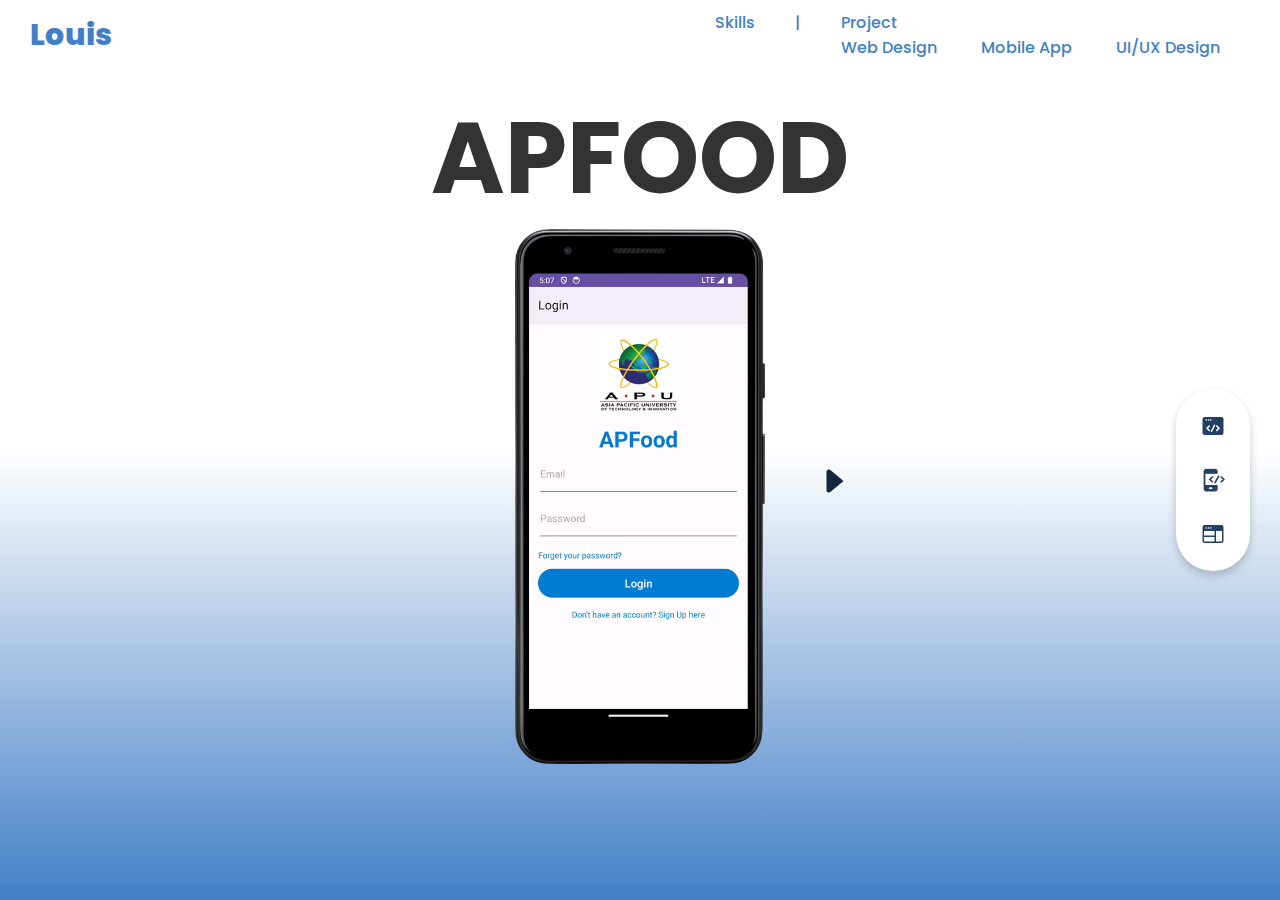
<file: mobile.html>
<!DOCTYPE html>
<html lang="en">
<head>
    <meta charset="UTF-8">
    <meta name="viewport" content="width=device-width, initial-scale=1.0">
    <title>Portfolio - Louis</title>
    <link rel="stylesheet" href="style.css">
    <script src="script.js" defer></script>
    <link rel="preconnect" href="https://fonts.googleapis.com">
    <link rel="preconnect" href="https://fonts.gstatic.com" crossorigin>
    <link href="https://fonts.googleapis.com/css2?family=Poppins:ital,wght@0,100;0,200;0,300;0,400;0,500;0,600;0,700;0,800;0,900;1,100;1,200;1,300;1,400;1,500;1,600;1,700;1,800;1,900&display=swap" rel="stylesheet">
    <style>
        .icon-container {
            position: fixed;
            top: 50%;
            right: 30px;
            transform: translateY(-50%);
            display: flex;
            flex-direction: column;
            align-items: center;
            background-color: white;
            box-shadow: 0 4px 8px rgba(0, 0, 0, 0.2);
            padding: 10px;
            border-radius: 100px;
            z-index: 1;
            transition: filter 0.3s;
        }

        .icon {
            width: 24px;
            height: 24px;
            border: none;
            transition: transform 0.3s;
            margin: 5px;
            cursor: pointer;
            filter: brightness(50%);
        }

        .dark {
            position: absolute;
            width: 42px;
            height: 42px;
            background-color: #e5eaee;
            opacity: 0%;
            border-radius: 50%;
            z-index: -1;
            transition: opacity 0.3s, ease-in-out 0.3s;
        }

        .icon-container.selected .dark {
            transform: translateY(8%);
            opacity: 100%;
        }

        .icon.selected {
            transform: scale(1.2);
            filter: brightness(120%);
        }

        body {
            background: linear-gradient(#fff,#fff, #437FC7);
            display: flex;
            justify-content: center;
            align-items: center;
            height: 100vh; 
            margin: 0; 
            padding: 0;
        }

        .next-button {
            position: absolute;
            top: 40%;
            right: -110px;
            width:80px;
            background: none;
            border: none;
            cursor: pointer;
            filter: brightness(30%);
        }

        .mobile-container {
            position: relative;
            top: 50px;
        }

        .android {
            width: 250px;

        }

        .next-button:hover {
            filter: brightness(110%);
            background-color: #d8dee3;
            border-radius: 30%;
        }

        .title {
            position: absolute;
            top: 0px;
        }

        .title h2 {
            font-size: 100px;
            color: #333;
            transition: color 0.3s ease;
            z-index: -1;
        }

        .title:hover h2 {
            color: transparent;
            cursor:-webkit-grabbing;
        }


    </style>
</head>
<body>
    <nav class="top-nav" id="topNav">
        <div class="container">
            <div class="left">
                <a href="index.html" class="home-link" onmouseenter="hoverHome(true)" onmouseleave="hoverHome(false)">Louis</a>
            </div>
            <div class="right">
                <a href="skills.html">Skills</a>
                <a class="sep">|</a>
                <div class="dropdown">
                    <a href="project.html">Project</a>
                    <div class="dropdown-content">
                        <a href="#">Web Design</a>
                        <a href="#">Mobile App</a>
                        <a href="#">UI/UX Design</a>
                    </div>
                </div>
            </div>
        </div>
    </nav>
    <div class="icon-container" id="iconContainer">
        <div class='dark'></div>
        <img src="assets/webdev_icon.png" class="icon" alt="Web Dev" onclick="selectIcon(this)">
        <img src="assets/mobiledev_icon.png" class="icon" alt="Mobile Dev" onclick="selectIcon(this)">
        <img src="assets/ui_icon.png" class="icon" alt="UIUX Design" onclick="selectIcon(this)">
    </div>
    <div class="title">
        <h2>APFOOD</h2>
    </div>
    <div class="mobile-container">
        <img src="assets/mobile/apfood/1.png" class="android" alt="APFood">
        <button class="next-button" onclick="nextImage()"><img src="assets/arrowRight.png" alt="Next"></button>
    </div>
    <script>            
        function selectIcon(icon) {
            const icons = document.querySelectorAll('.icon');
            icons.forEach((icon) => {
                icon.classList.remove('selected');
            });
            icon.classList.add('selected');
            document.getElementById('iconContainer').classList.add('selected');
            const iconContainer = document.getElementById('iconContainer');
            const darkElement = iconContainer.querySelector('.dark');
            darkElement.style.top = `${icon.offsetTop}px`;
        }

        let currentImageIndex = 1; // Initial image index

        function nextImage() {
            const image = document.querySelector('.android');
            currentImageIndex = (currentImageIndex + 1) % 3 + 1; // Calculate next image index
            image.src = `assets/mobile/apfood/${currentImageIndex}.png`; // Update image source
        }

        document.querySelector('.next-button').addEventListener('click', nextImage);

        document.querySelector('.title').addEventListener('mousemove', function(e) {
            const title = document.querySelector('.title');
            const h2 = title.querySelector('h2');
            const boundingRect = title.getBoundingClientRect();
            
            // Get the colors used in the linear gradient
            const gradientColors = ['#437FC7', '#9d43c7', '#cf23cf'];
            
            // Calculate cursor position relative to the title element
            const x = e.clientX - boundingRect.left;
            const y = e.clientY - boundingRect.top;
            
            // Calculate the percentage of cursor position relative to the title element
            const xPercent = (x / boundingRect.width) * 100;
            const yPercent = (y / boundingRect.height) * 100;
            
            // Determine the color stop based on the cursor position
            const colorStop = Math.floor((x / boundingRect.width) * gradientColors.length);
            
            // Get the color at the determined color stop
            const color = gradientColors[colorStop];
            
            // Set the text color based on the determined color
            h2.style.color = color || '#333'; // Use the determined color or default to #333
        });

    </script>
</body>
</html>
</file>
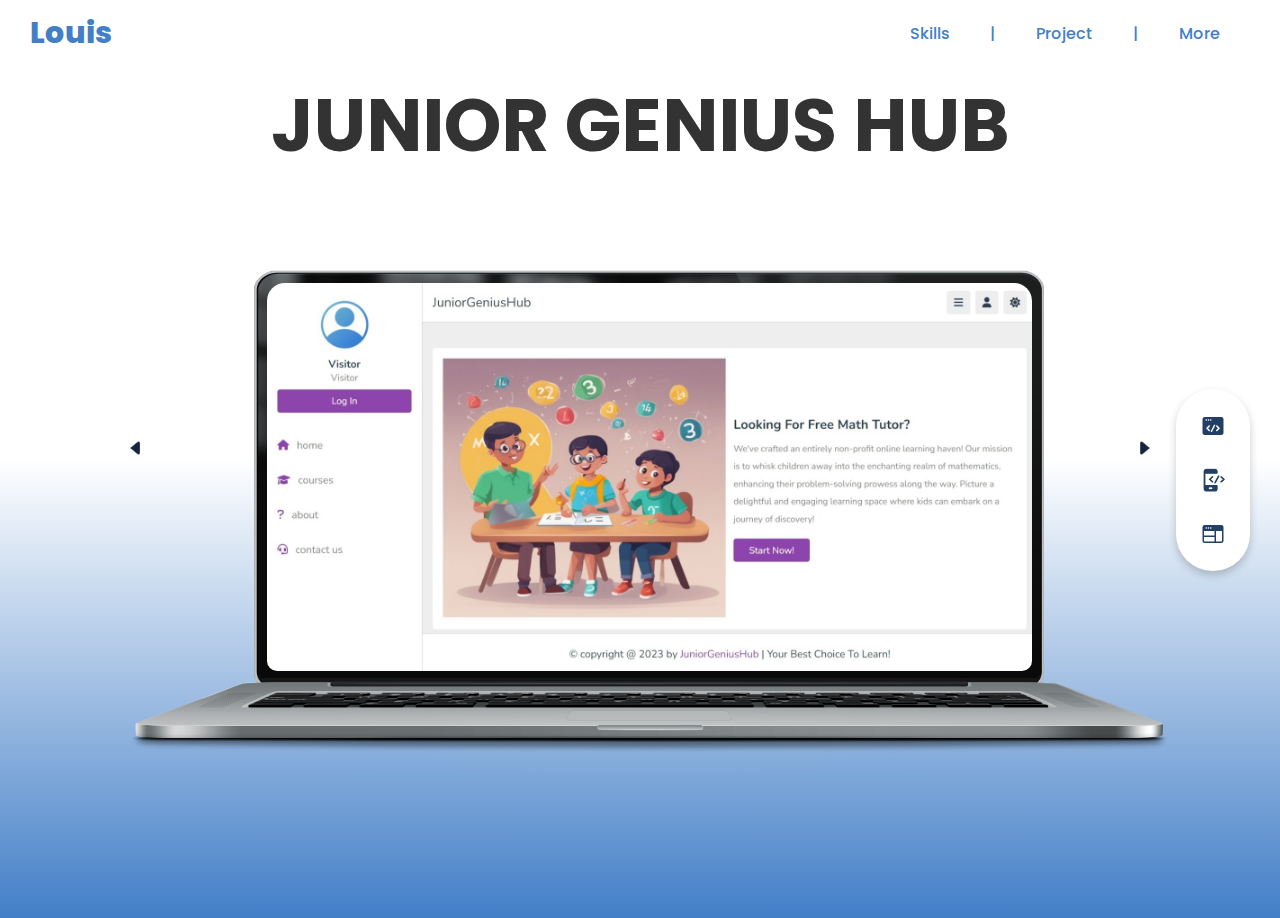
<file: project.html>
<!DOCTYPE html>
<html lang="en">
<head>
    <meta charset="UTF-8">
    <meta name="viewport" content="width=device-width, initial-scale=1.0">
    <title>Portfolio - Louis</title>
    <link rel="stylesheet" href="style.css">
    <script src="script.js" defer></script>
    <link rel="preconnect" href="https://fonts.googleapis.com">
    <link rel="preconnect" href="https://fonts.gstatic.com" crossorigin>
    <link href="https://fonts.googleapis.com/css2?family=Poppins:ital,wght@0,100;0,200;0,300;0,400;0,500;0,600;0,700;0,800;0,900;1,100;1,200;1,300;1,400;1,500;1,600;1,700;1,800;1,900&display=swap" rel="stylesheet">
    <style>
        .icon-container {
            position: fixed;
            top: 50%;
            right: 30px;
            transform: translateY(-50%);
            display: flex;
            flex-direction: column;
            align-items: center;
            background-color: white;
            box-shadow: 0 4px 8px rgba(0, 0, 0, 0.2);
            padding: 10px;
            border-radius: 100px;
            z-index: 1;
            transition: filter 0.3s;
        }

        @media (max-width: 768px) {
            .icon-container {
            position: fixed;
            top: auto;
            bottom: 30px;
            right: 50%;
            transform: translateX(50%);
            flex-direction: row;
            padding: 5px 10px;
            border-radius: 50px;
            }
        }

        .icon {
            width: 24px;
            height: 24px;
            border: none;
            transition: transform 0.3s;
            margin: 5px;
            cursor: pointer;
            filter: brightness(50%);
        }

        .dark {
            position: absolute;
            width: 42px;
            height: 42px;
            background-color: #e5eaee;
            opacity: 0%;
            border-radius: 50%;
            z-index: -1;
            transition: opacity 0.3s, ease-in-out 0.3s;
        }

        .icon-container.selected .dark {
            transform: translateY(calc(var(--icon-offset, 0) + 8%));
            opacity: 100%;
        }

        .icon.selected {
            transform: scale(1.2);
            filter: brightness(120%);
        }

        @media (max-width: 768px) {
        .icon-container.selected .dark {
            opacity: 0%;
        }
    }


        .project-content {
            background: linear-gradient(#fff,#fff, #437FC7);
            display: flex;
            justify-content: center;
            align-items: center;
            height: 102vh; 
            margin: 0; 
        }

        .laptop-container {
            position: fixed;
            top:30%;
        }

        .laptop {
            width: 1160px;
            height: 520px;
            z-index: 1;
        }

        .screen {
            position: absolute;
            top: 13px;
            left: 207px;
            width: 765px;
            height: 387.9px;
            overflow: hidden;
        }

        .screen-image {
            width: 100%;
            height: 100%;
            object-fit: cover;
            border-radius: 18px 18px 10px 10px;
        }

        @media (max-width: 768px) {
            .laptop {
            width: 100%;
            height: auto;
            }

            .screen {
            top: 40%;
            left: 51%;
            width: 65%;
            height: auto;
            transform: translate(-50%, -50%);
            }

            .screen-image {
            border-radius: 10px;
            width: 100%;
            height: 100%;
            object-fit: contain;
            }
        }

        .prev-button {
            position: absolute;
            top: 30%;
            left: 50px;
            width: 50px;
            background: none;
            border: none;
            cursor: pointer;
            filter: brightness(30%);
        }

        .next-button {
            position: absolute;
            top: 30%;
            right: 50px;
            width: 50px;
            background: none;
            border: none;
            cursor: pointer;
            filter: brightness(30%);
        }

        @media (max-width: 768px) {
            .prev-button {
            left: 20px;
            width: 80px;
            }

            .next-button {
            right: 20px;
            width: 80px;
            }
        }

        .prev-button:hover {
            filter: brightness(110%);
            background-color: #d8dee3;
            border-radius: 30%;
        }

        .next-button:hover {
            filter: brightness(110%);
            background-color: #d8dee3;
            border-radius: 30%;
        }

        .title {
            position: fixed;
            top: 1%;
            @media (max-width: 768px) {
                top: 10%;
            }
            @media (max-width: 430px) {
                top: 10%;
            }
        }

        .title h2 {
            font-size: calc(5vw + 10px);
            color: #333;
            transition: color 0.3s ease;
        }

        .title:hover h2 {
            color: transparent;
            cursor:-webkit-grabbing;
        }

        .android {
            width: 250px;
        }

        .hiding-content {
            display: flex;
            justify-content: center;
            align-items: center;
        }

        .mobile-container {
            display: none;
            position: fixed;
            top:28%;
            z-index: 2;
        }

        @media (max-width: 768px) {
            .mobile-container {
            width: 200px;
            }
        }

        .tablet-container {
            display: none;
            position: fixed;
            top: 30%;
            z-index: 2;
        }

        .uiux_tablet {
            width: 704px;
            height: 467px;
        }

        .screen-tablet {
            position: absolute;
            left: 65.3px;
            bottom: 30px;
            width: 576px;
            height: 409.6px;
            overflow: hidden;
        }
        @media (max-width: 768px) {
            .uiux_tablet {
            width: 450px;
            height: auto;
            }

            .screen-tablet {
            left: 32.65px;
            bottom: 15px;
            width: 388px;
            height: auto;
            }
        }

        @media (max-width: 480px) {
            .uiux_tablet {
            width: 300px;
            height: auto;
            }

            .screen-tablet {
            left: 20px;
            bottom: 7px;
            width: 260px;
            height: auto;
            }
        }

        .figma-container {
            display: none;
            position: fixed;
            top: 5%;
            z-index: 2;
            justify-content: center;
            align-items: center;
            width: 100%;
            aspect-ratio: 16 / 9;
            animation-duration: 1s;
        }

        @media (max-width: 768px) {
            .figma-container {
            width: 100%;
            height: 20%;
            aspect-ratio: 16 / 9;
            top: 45%;
            }
        }


        @keyframes slide-up-top {
            from {
                transform: translateY(0);
            }
            to {
                transform: translateY(-300%);
            }
        }

        @keyframes slide-up-center {
            from {
                transform: translateY(300%);
            }
            to {
                transform: translateY(0);
            }
        }

        @keyframes slide-down-top {
            from {
                transform: translateY(-300%);
            }
            to {
                transform: translateY(0);
            }
        }

        @keyframes slide-down-center {
            from {
                transform: translateY(0);
            }
            to {
                transform: translateY(300%);
            }
        }
    </style>
</head>
<body>
    <div class="overlay" id="overlay">
        <div class="spinner"></div>
    </div>
    <nav class="top-nav" id="topNav">
        <div class="container">
            <div class="left">
                <a onclick="navigateTo('index.html')" class="home-link" onmouseenter="hoverHome(true)" onmouseleave="hoverHome(false)">Louis</a>
            </div>
            <div class="right">
                <a onclick="navigateTo('skills.html')">Skills</a>
                <a class="sep">|</a>
                <a href="project.html">Project</a>
                <a class="sep">|</a>
                <a onclick="navigateTo('more.html')">More</a>
            </div>
        </div>
    </nav>
    <div class="project-content">
        <div class="icon-container" id="iconContainer">
            <div class='dark'></div>
            <img src="assets/webdev_icon.png" class="icon" alt="Web Dev" onclick="selectIcon(this)">
            <img src="assets/mobiledev_icon.png" class="icon" alt="Mobile Dev" onclick="selectIcon(this)">
            <img src="assets/ui_icon.png" class="icon" alt="UIUX Design" onclick="selectIcon(this)">
        </div>
        <div class="title">
            <h2>JUNIOR GENIUS HUB</h2>
        </div>
        <div class="laptop-container">
            <img src="assets/laptop.png" class="laptop" alt="Laptop">
            <div class="screen">
                <img src="assets/web/1.jpeg" class="screen-image" alt="Image 1">
            </div>
            <button class="prev-button" onclick="prevImage()"><img src="assets/arrowLeft.png" alt="Previous"></button>
            <button class="next-button" onclick="nextImage()"><img src="assets/arrowRight.png" alt="Next"></button>
        </div>
        <div class="hiding-content">
            <div class="mobile-container">
                <button style="left:-100px; top:40%" class="prev-button" onclick="prevMobileImage()"><img src="assets/arrowLeft.png" alt="Previous"></button>
                <img src="assets/mobile/apfood/1.png" class="android" alt="APFood" id="mobileImage">
                <button style="right:-100px; top:40%" class="next-button" onclick="nextMobileImage()"><img src="assets/arrowRight.png" alt="Next"></button>
            </div>
        </div>
        <div class="hiding-content">
            <div class="tablet-container">
                <button style="left:-100px; top:40%" class="prev-button" onclick="prevTabletImage()"><img src="assets/arrowLeft.png" alt="Previous"></button>
                <img src="assets/tablet.png" class="uiux_tablet" alt="ytoday">
                <div class="screen-tablet">
                    <img src="assets/uiux/yt/1.png" class="screen-image-tablet"  id="tabletImage" alt="Image 1">
                </div>
                <button style="right:-100px; top:40%" class="next-button" onclick="nextTabletImage()"><img src="assets/arrowRight.png" alt="Next"></button>
            </div>
        </div>
        <div class="hiding-content">
            <div class="figma-container" id="figmaContainer">
                <iframe style="border: 1px solid rgba(0, 0, 0, 0.1); border-radius: 10px;"
                    width="70%" height="500"
                    src="https://embed.figma.com/proto/396Ljun37RnLvlUZVzR5mj/Louis?node-id=349-483&p=f&scaling=min-zoom&content-scaling=fixed&page-id=301%3A2&starting-point-node-id=349%3A483&embed-host=share"
                    allowfullscreen>
                </iframe>
            </div>
        </div>        
    </div>
    
    <script>
       let isMobileDevSelected = false;
       let isTabletDevSelected = false;
       let isWebDevSelected = true;
       let isFigmaSelected = false;

        
        function selectIcon(icon) {
            const icons = document.querySelectorAll('.icon');
            icons.forEach((icon) => {
                icon.classList.remove('selected');
            });
            icon.classList.add('selected');
            document.getElementById('iconContainer').classList.add('selected');
            const iconContainer = document.getElementById('iconContainer');
            const darkElement = iconContainer.querySelector('.dark');
            darkElement.style.top = `${icon.offsetTop}px`;
        
            const laptopContainer = document.querySelector('.laptop-container');
            const mobileContainer = document.querySelector('.mobile-container');
            const tabletContainer = document.querySelector('.tablet-container');
            const figmaContainer = document.getElementById('figmaContainer');
        
            if (icon.alt === 'Mobile Dev') {
                if (!isMobileDevSelected && isWebDevSelected) {
                    laptopContainer.style.animation = 'slide-up-top 1s forwards';
                    mobileContainer.style.display = 'flex';
                    mobileContainer.style.animation = 'slide-up-center 1s forwards';
                    tabletContainer.style.animation = 'slide-down-center 1s forwards';
                    isMobileDevSelected = true;
                    isTabletDevSelected = false;
                    isWebDevSelected = false;
                    document.querySelector('.title h2').textContent = 'APFOOD'; 
                }
                else if (!isMobileDevSelected && isTabletDevSelected){
                    mobileContainer.style.display = 'flex';
                    mobileContainer.style.animation = 'slide-down-top 1s forwards';
                    tabletContainer.style.animation = 'slide-down-center 1s forwards';
                    isTabletDevSelected = false;
                    isMobileDevSelected = true;
                    isWebDevSelected = false;
                    document.querySelector('.title h2').textContent = 'APFOOD';
                }
            } else if (icon.alt === 'Web Dev') {
                if (isMobileDevSelected) {
                    laptopContainer.style.animation = 'slide-down-top 1s forwards';
                    mobileContainer.style.animation = 'slide-down-center 1s forwards';
                    isMobileDevSelected = false;
                    isWebDevSelected = true;
                    isTabletDevSelected = false;
                    document.querySelector('.title h2').textContent = 'JUNIOR GENIUS HUB';
                }
                else if(!isMobileDevSelected && isTabletDevSelected) {
                    tabletContainer.style.animation = 'slide-down-center 1s forwards';
                    laptopContainer.style.animation = 'slide-down-top 1s forwards';
                    isMobileDevSelected = false;
                    isWebDevSelected = true;
                    isTabletDevSelected = false;
                    document.querySelector('.title h2').textContent = 'JUNIOR GENIUS HUB';
                }
            } 
            else if (icon.alt === 'UIUX Design') {
                if (isMobileDevSelected) {
                    mobileContainer.style.animation = 'slide-up-top 1s forwards';
                    tabletContainer.style.display = 'flex';
                    tabletContainer.style.animation = 'slide-up-center 1s forwards';
                    isMobileDevSelected = false;
                    isTabletDevSelected = true;
                    isWebDevSelected = false;
                    document.querySelector('.title h2').textContent = 'YTODAY USER PANEL';
                }
                else if(!isMobileDevSelected) {
                    tabletContainer.style.display = 'flex';
                    tabletContainer.style.animation = 'slide-up-center 1s forwards';
                    laptopContainer.style.animation = 'slide-up-top 1s forwards';
                    isMobileDevSelected = false;
                    isTabletDevSelected = true;
                    isWebDevSelected = false;
                    document.querySelector('.title h2').textContent = 'YTODAY USER PANEL';
                }
            }
            const overlay = document.getElementById('overlay');
        }

        const mobileImages = [];
        const mobileImageDirectory = "assets/mobile/apfood/";
        let currentMobileImageIndex = 1;
        const mobileImage = document.getElementById('mobileImage');

        // Fetch all images from the "assets/mobile/apfood" directory
        fetchMobileImages();

        function fetchMobileImages() {
            mobileImages.length = 0; 
            for (let i = 1; i <= 9; i++) { 
                mobileImages.push(`${mobileImageDirectory}${i}.png`);
            }
        }

        function prevMobileImage() {
            currentMobileImageIndex = (currentMobileImageIndex - 1 + mobileImages.length) % mobileImages.length;
            mobileImage.src = mobileImages[currentMobileImageIndex];
        }

        function nextMobileImage() {
            currentMobileImageIndex = (currentMobileImageIndex + 1) % mobileImages.length;
            mobileImage.src = mobileImages[currentMobileImageIndex];
        }

        const tabletImages = [];
        const tabletImageDirectory = "assets/uiux/yt/";
        let currentTabletImageIndex = 1;
        const tabletImage = document.getElementById('tabletImage');

        fetchTabletImages();

        function fetchTabletImages() {
            tabletImages.length = 0; 
            for (let i = 1; i <= 11; i++) { 
                tabletImages.push(`${tabletImageDirectory}${i}.png`);
            }
        }

        function prevTabletImage() {
            currentTabletImageIndex = (currentTabletImageIndex - 1 + tabletImages.length) % tabletImages.length;
            tabletImage.src = tabletImages[currentTabletImageIndex];
        }

        function nextTabletImage() {
            currentTabletImageIndex = (currentTabletImageIndex + 1) % tabletImages.length;
            tabletImage.src = tabletImages[currentTabletImageIndex];
        }

        const images = [];
            const imageDirectory = "assets/web/";
            let currentImageIndex = 0;
            const screenImage = document.querySelector('.screen-image');

            // Fetch all images from the "assets/web" directory
            fetchImages();

            function fetchImages() {
                images.length = 0; // Clear the images array
                for (let i = 1; i <= 10; i++) { 
                    images.push(`${imageDirectory}${i}.jpeg`);
                }
            }

            function prevImage() {
                currentImageIndex = (currentImageIndex - 1 + images.length) % images.length;
                screenImage.src = images[currentImageIndex];
            }

            function nextImage() {
                currentImageIndex = (currentImageIndex + 1) % images.length;
                screenImage.src = images[currentImageIndex];
            }

        document.querySelector('.title').addEventListener('mousemove', function(e) {
            const title = document.querySelector('.title');
            const h2 = title.querySelector('h2');
            const boundingRect = title.getBoundingClientRect();
            
            // Get the colors used in the linear gradient
            const gradientColors = ['#437FC7', '#9d43c7', '#cf23cf'];
            
            // Calculate cursor position relative to the title element
            const x = e.clientX - boundingRect.left;
            const y = e.clientY - boundingRect.top;
            
            // Calculate the percentage of cursor position relative to the title element
            const xPercent = (x / boundingRect.width) * 100;
            const yPercent = (y / boundingRect.height) * 100;
            
            // Determine the color stop based on the cursor position
            const colorStop = Math.floor((x / boundingRect.width) * gradientColors.length);
            
            // Get the color at the determined color stop
            const color = gradientColors[colorStop];
            
            // Set the text color based on the determined color
            h2.style.color = color || '#333'; // Use the determined color or default to #333
        });
    </script>
</body>
</html>
</file>
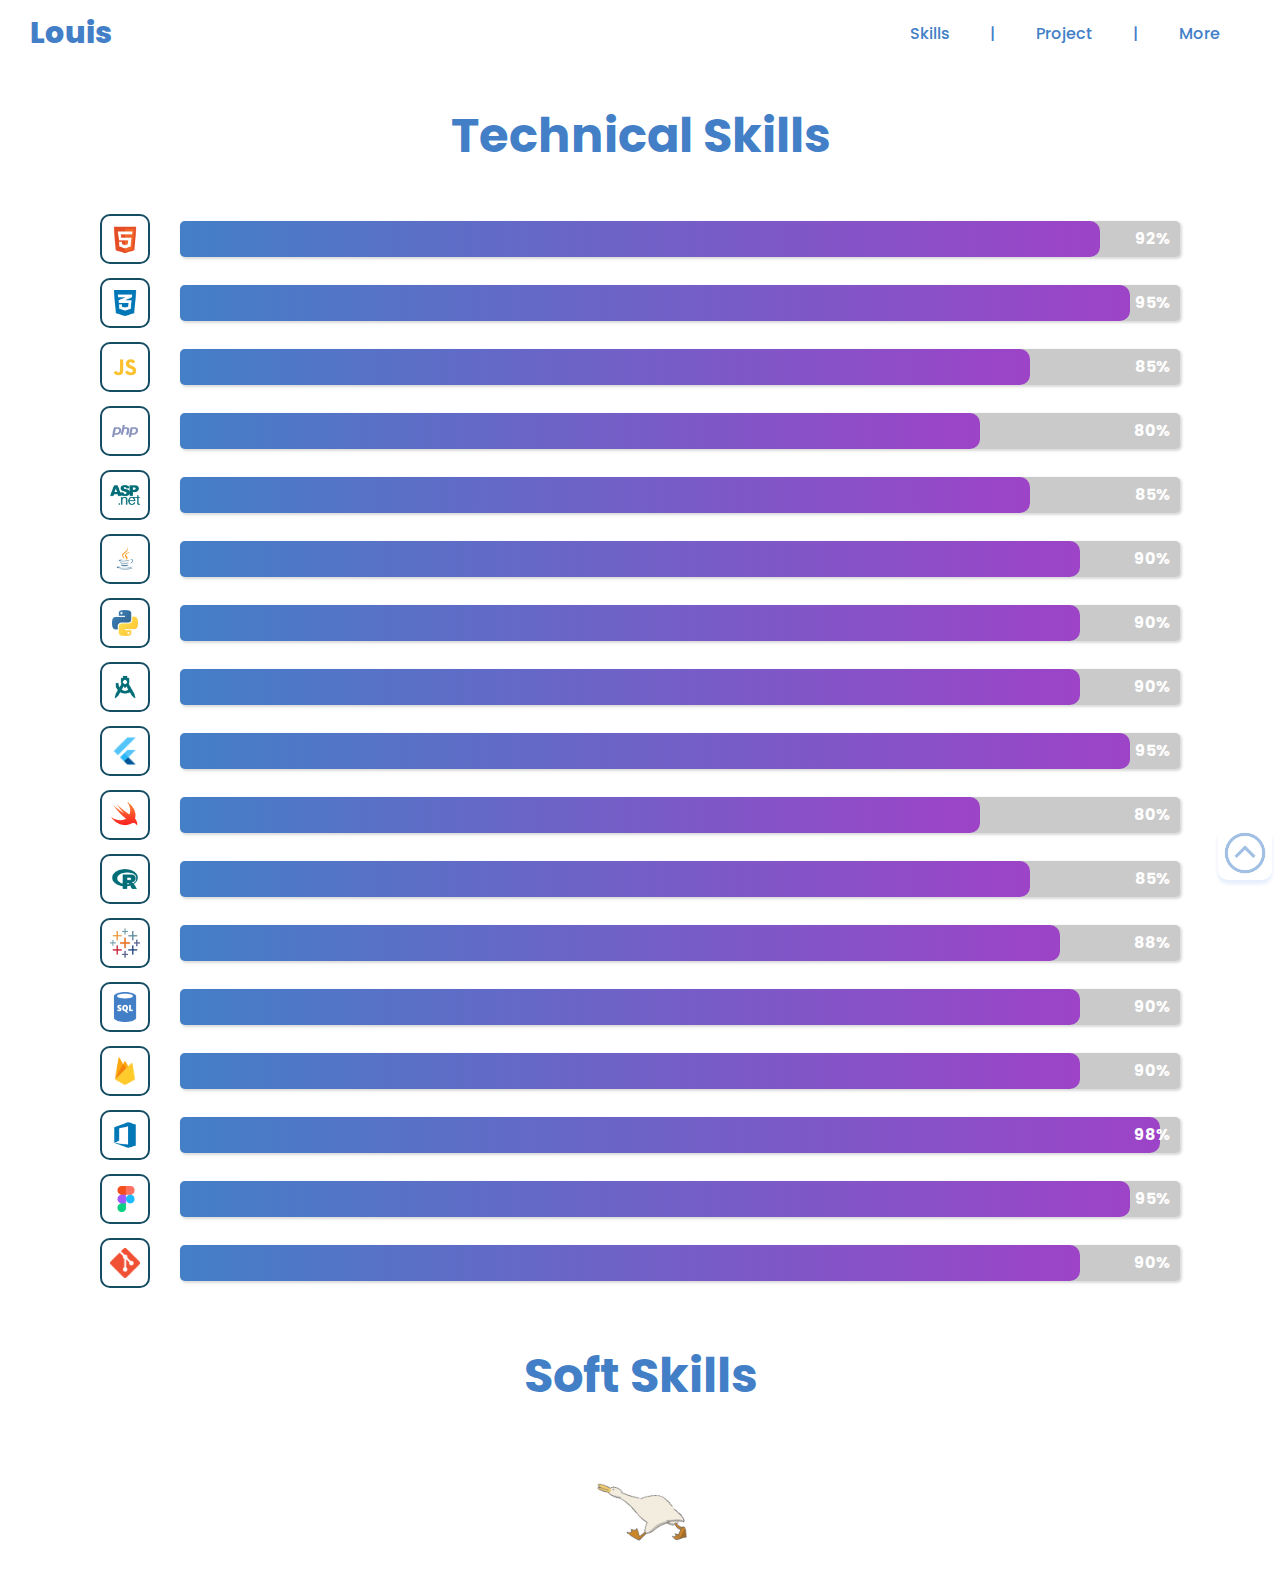
<file: skills.html>
<!DOCTYPE html>
<html lang="en">
<head>
    <meta charset="UTF-8">
    <meta name="viewport" content="width=device-width, initial-scale=1.0">
    <title>Portfolio - Louis</title>
    <link rel="stylesheet" href="style.css">
    <script src="script.js" defer></script>
    <link rel="preconnect" href="https://fonts.googleapis.com">
    <link rel="preconnect" href="https://fonts.gstatic.com" crossorigin>
    <link href="https://fonts.googleapis.com/css2?family=Poppins:ital,wght@0,100;0,200;0,300;0,400;0,500;0,600;0,700;0,800;0,900;1,100;1,200;1,300;1,400;1,500;1,600;1,700;1,800;1,900&display=swap" rel="stylesheet">
    <style>
        .duck-container {
            position: relative;
            display: flex;
            justify-content: center;
            align-items: center;
            margin-bottom: 20px;
        }

        .duck-img {
            max-width: 15%;
            height: auto;
            cursor: pointer; 
        }

        .move-left {
            animation: slideLeft 5s forwards; 
        }

        .move-right {
            animation: slideRight 5s forwards; /* Animation name, duration, and fill mode */
        }

        @keyframes slideRight {
            from {
                transform: translateX(1000%);
            }
            to {
                transform: translateX(0);
            }
        }

        @keyframes slideLeft {
            from {
                transform: translateX(0);
            }
            to {
                transform: translateX(-400%);
            }
        }
    </style>
</head>
<body>
    <div class="overlay" id="overlay">
        <div class="spinner"></div>
    </div>
    <nav class="top-nav" id="topNav">
        <div class="container">
            <div class="left">
                <a onclick="navigateTo('index.html')" class="home-link" onmouseenter="hoverHome(true)" onmouseleave="hoverHome(false)">Louis</a>
            </div>
            <div class="right">
                <a href="skills.html">Skills</a>
                <a class="sep">|</a>
                <a onclick="navigateTo('project.html')">Project</a>
                <a class="sep">|</a>
                <a onclick="navigateTo('more.html')">More</a>
            </div>
        </div>
    </nav>
    <div class="tech-skills">
        <div class="title">
            <h2 style="margin-top: 100px;" class="responsive-title">Technical Skills</h2>
        </div>
        <div class="skills-container">
            <!-- Skills will be dynamically inserted here -->
        </div>
    </div>
    <div class="title">
        <h2>Soft Skills</h2>
    </div>
    <div class="duck-container">
        <img src="assets/duck2.png" class="duck-img" id="duck2">
        <img src="assets/duck.gif" class="duck-img" id="duckGif" style="display: none;">
        <img src="assets/duck-shake.gif" class="duck-img" id="duckGif2" style="display: none; width:100px">
        <img src="assets/psyduck.png" class="duck-img" id="duck2" style="display: none; height:100px">
        <img src="assets/psyduck.png" class="duck-img" id="duck2" style="display: none; height:100px">
    </div>
    <div class="top-btn">
        <img id="scrollTopBtn" src="assets/top-btn.png" alt="Scroll to Top" class="top-btn" onclick="scrollToTop()">
    </div>      
</body>
<script>
    document.getElementById('duck2').addEventListener('click', function() {
        document.getElementById('duck2').style.display = 'none';
        var duckGif = document.getElementById('duckGif');
        duckGif.style.display = 'block';
        duckGif.classList.add('move-left');

        duckGif.addEventListener('animationend', function() {
            var duckGif2 = document.getElementById('duckGif2');
            duckGif.style.display = 'none';
            duckGif2.style.display = 'block';
            duckGif2.classList.add('move-right');
        });
    });
</script>

</html>
</file>
<file: style.css>
body {
    margin: 0 auto;
    padding: 0;
    font-family: "Poppins", sans-serif;
    width: auto;
}
/* -- Top Nav Bar -- */
.top-nav {
    position: fixed;
    top: 0;
    left: 0;
    width: 100%;
    z-index: 1000; /* Ensures it's on top of other content */
    transition: background-color 0.3s ease, opacity 0.3s ease; /* Smooth transition for opacity change */
    background-color: rgba(255, 255, 255);
}

.container {
    display: flex;
    justify-content: space-between;
    align-items: center;
    padding: 10px 20px;
    margin-bottom: 10px;
}

.left {
    display: flex;
    margin-left: 10px;
}

.home-link {
    text-decoration: none;
    color: #000;
    font-weight: 800;
    font-size: 30px;
    color: #437FC7;
    cursor: pointer;
}

.right {
    display: flex;
    transition: color 0.3s ease;
}

.right a {
    text-decoration: none;
    color: #437FC7;
    font-weight: 500;
    margin-right: 40px; /* Add space between links */
    transition: color 0.3s ease; /* Smooth transition for link color change */
}

.right a:hover{
    color: #34526f;
    transform: scale(1.1);
    transition: transform .2s;
    cursor: pointer;
}

.sep {
    margin-right: 0; /* Remove margin from the last link */
    text-decoration: none;
    cursor: default;
}

.right {
    justify-content: center; /* Center-align the links */
}

.overlay {
    position: fixed;
    top: 0;
    left: 0;
    width: 100%;
    height: 100%;
    background-color: #1874d2;
    display: flex;
    justify-content: center;
    align-items: center;
    z-index: 9999; /* Ensure it's above other content */
    opacity: 0;
    visibility: hidden;
    transition: opacity 0.3s ease;
}

@keyframes circle-out-center {
    from {
      clip-path: circle(0%);
    }
    to {
      clip-path: circle(125%);
    }
  }
  
  [transition-style="out:circle:center"] {
    animation: 2.5s cubic-bezier(.25, 1, .30, 1) circle-out-center both;
  }

/* Styles for the loading spinner */
.spinner {
    width: 400px;
    height: 300px;
    background-image: url('assets/loading2.gif');
    background-size: cover;
}

/* -- Content -- */

.content {
    display: flex;
    padding: 50px 50px 0px 50px;
}

.left-content {
    flex: 1;
}

.left-content img {
    width: 100%;
    height: auto;
}

.right-content {
    margin-top: 100px;
    flex: 1;
    padding-left: 50px;
    color: #333;
}

.separator {
    width: 100%;
    height: 3px;
    margin: 20px 0;
    background: linear-gradient(to right, #437FC7, #FFF);
}

.right-content h3 {
    font-size: 24px;
    font-weight: bold;
    margin-bottom: 10px;
}

.right-content h1 {
    font-size: 48px;
    font-weight: bold;
    margin-top: 0px;
    margin-bottom: 20px;
}

.right-content p {
    font-size: 18px;
}

.blue-text {
    color: #437FC7;
}

.button-and-contacts {
    display: flex;
    align-items: center; /* Align items vertically */
    margin-top: 40px;
}

.view-work {
    background-color: #437FC7;
    color: #fff;
    padding: 10px 20px;
    border: none;
    border-radius: 5px;
    margin-right: 50%;
    cursor: pointer; 
    text-decoration: none; 
    font-family: "Poppins", sans-serif;
    height: 50px;
}


.view-work:hover{
    background-color: #34526f;
    transform: scale(1.05);
    transition: transform .2s;
}

.contact {
    display: flex;
    align-items: center; 
}

.contact img {
    width: 30px; 
    height: 30px; 
    margin-right: 20px; 
}

.contact img:hover{
    filter: brightness(50%);
    cursor: pointer;
    transform: scale(1.2);
    transition: transform .2s;
}

/* -- Education -- */

.education-card {
    display: grid;
    place-items: center;
    padding-block: 5rem;
}

.title {
    display: grid;
    place-items: center;
}

.title h2 {
    color: #437FC7;
    font-size: 48px;
}

.title h2:hover {
    color: #34526f;
    transition: color 0.3s ease;
    cursor: default;
}

.cards-container {
    display: flex;
    justify-content: space-around;
}

.card {
    width: 330px;
    padding: 40px;
    border: 1px solid #ccc; 
    border-radius: 1rem; 
    box-shadow: 0 0 5px #a8abb6; 
    margin: 40px; /* Add margin to create space between cards */
}

.card img {
    width: 80px;
    height: 80px;
    margin: 0 auto; /* Center image horizontally */
    display: block; /* Ensure image is centered */
    margin-top: 15px;
}

.card .details {
    text-align: center; 
}

.card h2 {
    color: #333;
}

.card h2:hover {
    color: #0018b5;
    cursor: default;
    transition: color 0.3s ease;
}

.card p {
    color: #666;
    font-size: medium;
}

.card p:hover {
    color: #00d251;
    cursor: default;
    transition: color 0.3s ease;
}

/* -- Experiences -- */
.experiences {
    display: grid;
    place-items: center;
    margin-inline: 1.5rem;
    padding-block: 5rem;
}

.card__container {
    display: flex;
    justify-content: space-around;
    padding: 10px;
}

.card__article {
    position: relative;
    overflow: hidden;
    padding: 60px;
}

.card__img {
    width: 100%;
    max-width: 500px;
    border: 1px solid #ccc; 
    border-radius: 1rem; 
    box-shadow: 0 0 5px #a8abb6; 
}

.card__data {
    width: 100%;
    max-width: 300px;
    background-color: #FFF;
    padding: 1.5rem 2rem;
    box-shadow: 0 8px 24px hsla(0, 0%, 0%, 0.15);
    border-radius: 1rem;
    position: absolute;
    bottom: -9rem;
    left: 0;
    right: 0;
    margin-inline: auto;
    opacity: 0;
    transform: opacity 1s 1s;
}

.card__description {
    display: block;
    font-size: clamp(12px, 2vw, 16px); /* Adjust font size dynamically */
    margin-bottom: .25rem;
    color: #333;
    font-weight: 500;
}

.card__title {
    font-size: clamp(20px, 3vw, 24px); /* Adjust font size dynamically */
    font-weight: 600;
    color: #437FC7;
    margin-bottom: .75rem;
}

.card__button {
    text-decoration: none;
    font-size: clamp(14px, 2vw, 16px); /* Adjust font size dynamically */
    font-weight: 400;
    color: #333;
}

@media (max-width: 768px) {
    .card__img {
        max-width: 300px; /* Smaller max width for tablets */
    }

    .card__data {
        max-width: 250px; /* Smaller max width for tablets */
        padding: 1rem 1.5rem; /* Adjust padding */
    }
}

@media (max-width: 480px) {
    .card__img {
        max-width: 200px; /* Smaller max width for mobile */
    }

    .card__data {
        max-width: 200px; /* Smaller max width for mobile */
        padding: 0.75rem 1rem; /* Adjust padding */
    }
}

@media (max-width: 480px) {
    .card__data {
        width: 100%;
        max-width: 200px;
        padding: 1rem 1.5rem;
    }

    .card__description {
        font-size: small;
    }

    .card__title {
        font-size: 20px;
    }

    .card__button {
        font-size: small;
    }
}

.card__button:hover {
    text-decoration: underline;
}

.card__article:hover .card__img {
    filter: brightness(80%);
}

.card__article:hover .card__data,
.card__article:focus .card__data {
    animation: show-data 1s forwards;
    opacity: 1;
    transition: opacity .3s;
}

.card__article:hover,
.card__article:focus {
    animation: remove-overflow 2s forwards;
    outline: none; /* Remove default focus outline */
}

/* .card__article:not(:hover) {
    animation: show-overflow 2s forwards;
}

.card__article:not(:hover) .card__data {
    animation: remove-data 2s forwards;
} */

@keyframes show-data {
    50%{
        transform: translateY(-10rem);
    }
    100%{
        transform: translateY(-8rem);
    }
}

@keyframes remove-overflow {
    to{
        overflow: initial;
    }
}

@keyframes remove-data {
    0% {
        transform: translateY(-7rem);
    }
    50% {
        transform: translateY(-10rem);
    }
    100% {
        transform: translateY(.5rem);
    }
}

@keyframes show-overflow {
    0%{
        overflow: initial;
        pointer-events: none;
    }
    50%{
        overflow: hidden;
    }
}

/* -- What I Do --  */

.content1,
.content2 {
    display: flex;
    align-items: center;
    justify-content: center;
    margin-top: 20px; /* Adjust margin as needed */
    margin-bottom: 80px;
}

.icon-container {
    display: flex;
    align-items: center;
    margin-top: 30px; /* Adjust margin as needed */
}

.icon {
    width: 24px;
    height: 24px;
    margin-right: 20px; /* Adjust margin as needed */
    border-radius: 5px;
    border: #34526f solid 1px;
    padding: 10px;
}

.icon:hover {
    transform: scale(1.1);
    transition: transform .2s;
}

.content1 img,
.content2 img {
    height: auto;
}

.animated-image {
    width: 1000px; /* Adjust width as needed */
    margin-right: 20px; /* Adjust margin as needed */
    transition: transform 2s ease-in-out;
}

.mobile-img {
    width: 300px; /* Adjust width as needed */
    margin-left: 50px; /* Adjust margin as needed */
    transition: transform 2s ease-out;
}

.content1 .description{
    margin-right: 20px;
}

.content2 .description{
    margin-right: 200px;
}

.what_i_do .description {
    text-align: left;
    position: relative;
}

.what_i_do .description h1 {
    font-size: 48px;
    font-weight: bold;
    margin-top: 0px;
    margin-bottom: 20px;
}

.what_i_do .description p {
    font-size: 18px;
    color: #555;
}

/* -- Top Button -- */

.top-btn {
    position: fixed;
    bottom: 20px;
    right: 8px;
    width: 50px; 
    height: 50px; 
    cursor: pointer;
    padding:2px;
    opacity: 0.7;
    transition: opacity 0.3s ease;
    box-shadow: 0 4px 4px rgba(13, 104, 222, 0.1);
    border-radius: 10px;
}

.top-btn:hover {
    opacity: 1;
}

/* -- Additional Styles for Responsiveness -- */
/* Ensures images and videos are responsive */
img, video {
    max-width: 100%;
    height: auto;
}

.tech-skills {
    padding: 0px 50px 0px 50px;
}

.skill {
    display: flex;
    align-items: center;
    margin-bottom: 10px;
    padding: 2px 50px;
    position: relative;
}

.skill-icon {
    width: 40px; /* Adjust size as needed */
    height: 40px; /* Adjust size as needed */
    margin-right: 30px;
    padding: 8px;
    border: #154d63 2px solid;
    border-radius: 10px;
    cursor: none;
}

.skill-bar {
    display: flex;
    align-items: center;
    height: 40px; /* Adjust height as needed */
    background-color: #cacaca;
    flex-grow: 1;
    position: relative;
    border-radius: 5px;
    overflow: hidden;
    padding: 8px;
    border-radius: 5px;
}

.skill-fill {
    height: 100%;
    background: linear-gradient(to right, #437FC7, #9d43c7);
    border-radius: 5px;
}

.skill-percentage {
    position: absolute;
    right: 10px;
    color: white;
}

.skill-name {
    display: none;
    position: absolute;
    left: 50%;
    transform: translateX(-50%);
    color: #FFF;
    font-weight: bold;
}

.skill-icon {
    width: 30px; /* Adjust size as needed */
    height: 30px; /* Adjust size as needed */
    margin-right: 30px;
    padding: 8px;
    border: #154d63 2px solid;
    border-radius: 10px;
    transition: transform 0.3s;
}

.skill-icon:hover {
    transform: scale(1.2); 
    cursor: context-menu;
}

.skill-bar {
    height: 20px;
    background-color: #cacaca;
    flex-grow: 1;
    position: relative;
    border-radius: 5px;
    overflow: hidden;
    padding: 8px;
    border-radius: 5px;
    box-shadow: rgba(0, 0, 0, 0.15) 1.95px 1.95px 2.6px;
}

.skill-fill {
    height: 100%;
    background: linear-gradient(to right, #437FC7, #9d43c7);
    position: absolute;
    left: 0;
    top: 0;
    border-radius: 0px 10px 10px 0px;
}

.skill-percentage {
    position: absolute;
    right: 10px;
    color: white;
    font-weight: bold;
}

.figma-prototype {
    display: flex;
    justify-content: center;
    /* Center horizontally */
    align-items: center;
    /* Center vertically if needed */
    margin-top: 20px;
    /* Adjust spacing as required */
    width: 100%;
}

.figma-prototype iframe {
    width: 90%;
    /* Adjust width as desired */
    height: 550px;
    /* Fixed height or auto */
    border: 1px solid rgba(0, 0, 0, 0.1);
    border-radius: 8px;
    /* Optional: rounded corners */
    margin-bottom: 30px;
}

.video-section {
    text-align: center;
    margin-top: 80px;
    margin-bottom: 40px;
    padding: 0 20px;
}

.video-section video {
    max-width: 75%;
    border-radius: 8px;
    box-shadow: 0 4px 16px rgba(0, 0, 0, 0.1);

}

/* -- Responsive Media Queries -- */
@media (max-width: 768px) {
    /* Adjustments for tablets and below */
    .container {
        flex-direction: column;
        padding: 10px;
    }

    .top-nav {
        padding: 0 10px;
    }

    .left, .right {
        justify-content: center;
        margin-top: 10px;
    }

    .right a {
        margin-right: 20px; /* Less space between links */
    }

    .dropdown-content {
        left: 0; /* Align dropdown to the center */
    }

    .content {
        flex-direction: column;
        padding: 20px;
    }

    .right-content {
        margin-top: 20px;
        padding-left: 0;
    }

    .button-and-contacts {
        flex-direction: column;
        align-items: center;
    }

    .view-work {
        margin-right: 0;
        margin-bottom: 20px; /* Space between button and contacts on mobile */
    }

    .cards-container {
        flex-direction: column;
    }

    .card {
        margin-bottom: 20px; /* Space between stacked cards */
    }

    .card__container {
        flex-direction: column;
    }

    .card__img, .card__data {
        width: 100%;
    }

    .content1, .content2 {
        flex-direction: column;
    }

    .animated-image{
        width: 100%; /* Full width on smaller screens */
        margin-right: 0;
    }

    .mobile-img {
        width: 40%; /* Full width on smaller screens */
        margin-left: 0;
    }

    .content1 .description, .content2 .description {
        margin-right: 10px; /* Smaller margin for smaller screens */
    }

    .what_i_do .description h1 {
        font-size: 32px; /* Smaller font size for smaller screens */
    }

    .what_i_do .description p {
        font-size: 16px; /* Smaller font size for smaller screens */
    }
    .video-section {
        margin-top: 150px;
    }
}

@media (max-width: 480px) {
    /* Adjustments for mobile phones */
    .home-link, .right a {
        font-size: 20px; /* Smaller text for smaller screens */
    }

    .right-content h1 {
        font-size: 32px; /* Smaller headings on mobile */
    }

    .right-content h3 {
        font-size: 18px;
    }

    .right-content p, .card p, .what_i_do .description p {
        font-size: 16px; /* Smaller paragraph text */
    }

    .title h2, .card h2 {
        font-size: 30px; /* Smaller titles in cards */
    }

    .card__data {
        width: 200px;
    }

    .card__description {
        font-size: small;
    }
    
    .card__title {
        font-size: 20px;
    }
    
    .card__button {
        font-size: small;
    }
    .content1 .description, .content2 .description {
        margin-right: 5px; /* Even smaller margin for very small screens */
    }

    .what_i_do .description h1 {
        font-size: 24px; /* Even smaller font size for very small screens */
    }

    .what_i_do .description p {
        font-size: 14px; /* Even smaller font size for very small screens */
    }

    .mobile-img {
        width: 200px;
        margin: 0;
        margin-top: 10px;
    }

    .tech-skills {
        padding: 0;
        margin-top: 20px;
        font-size: small;
    }
}
</file>
